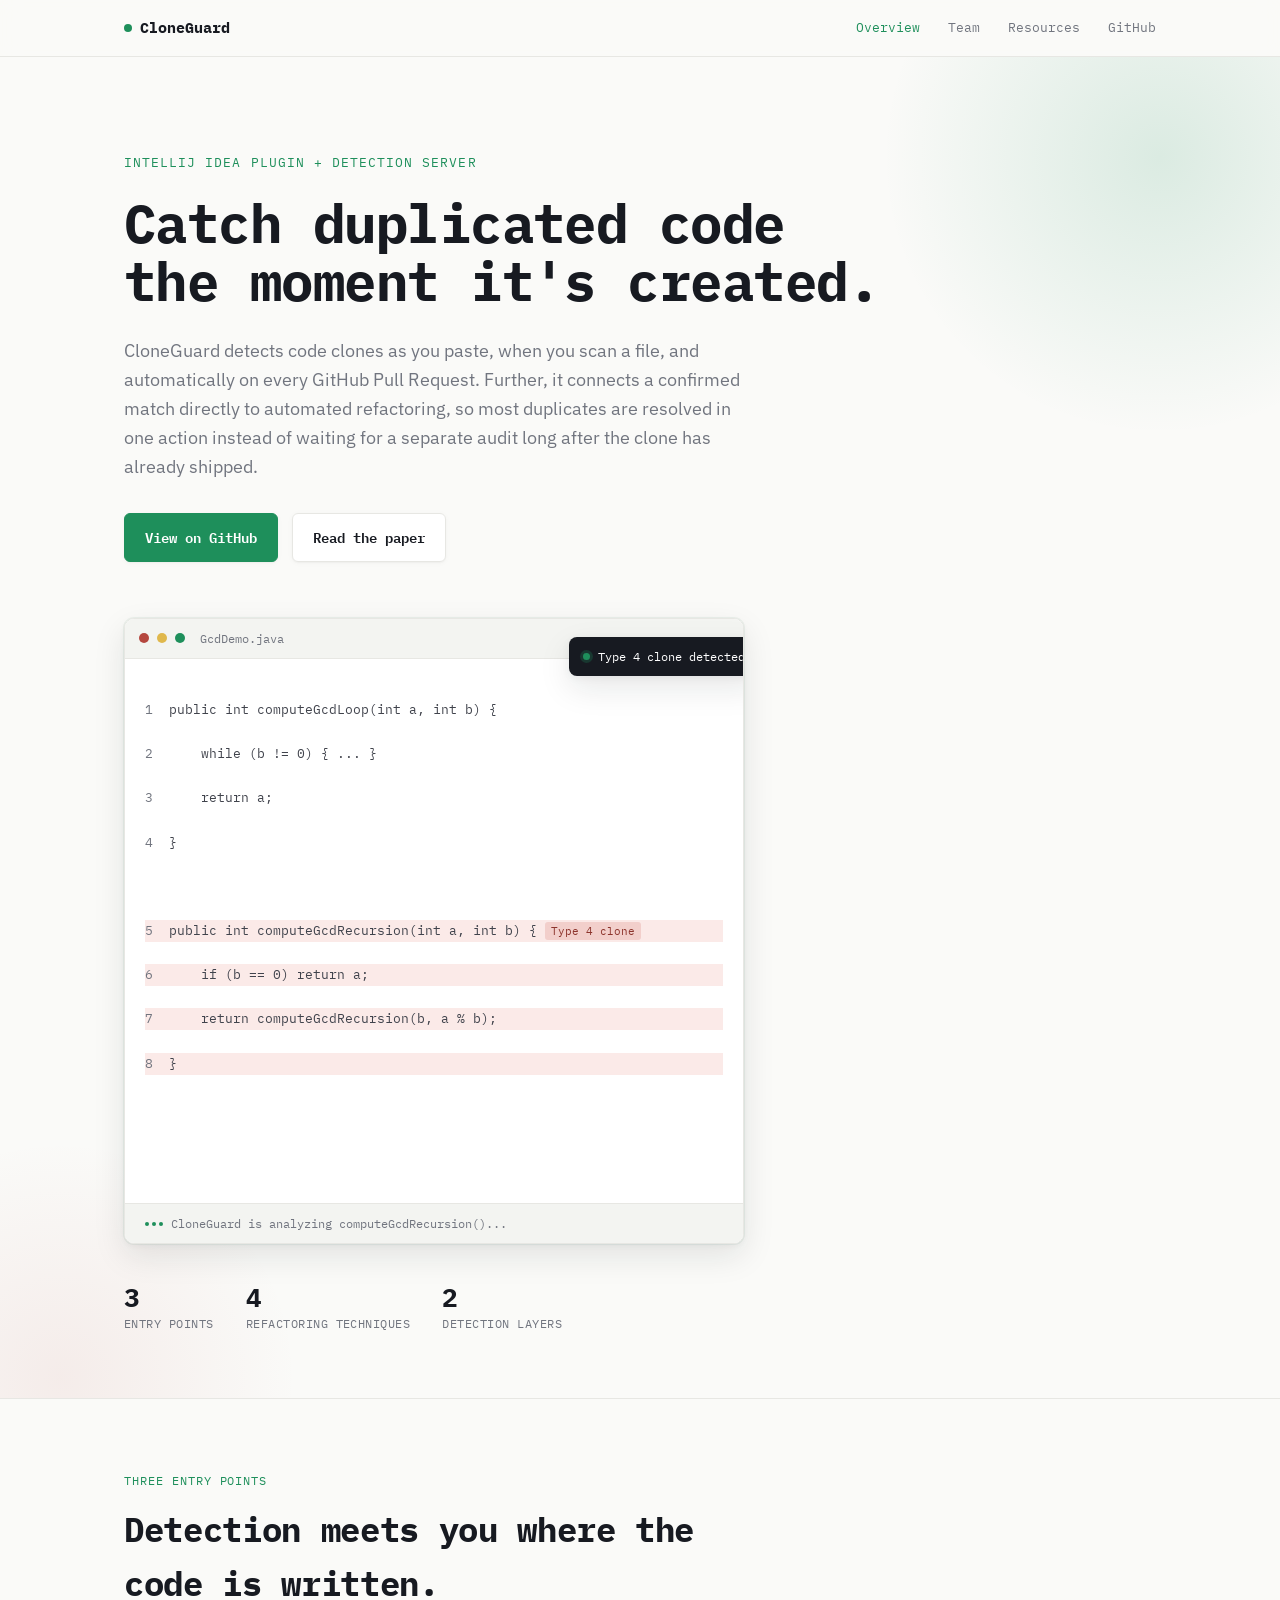
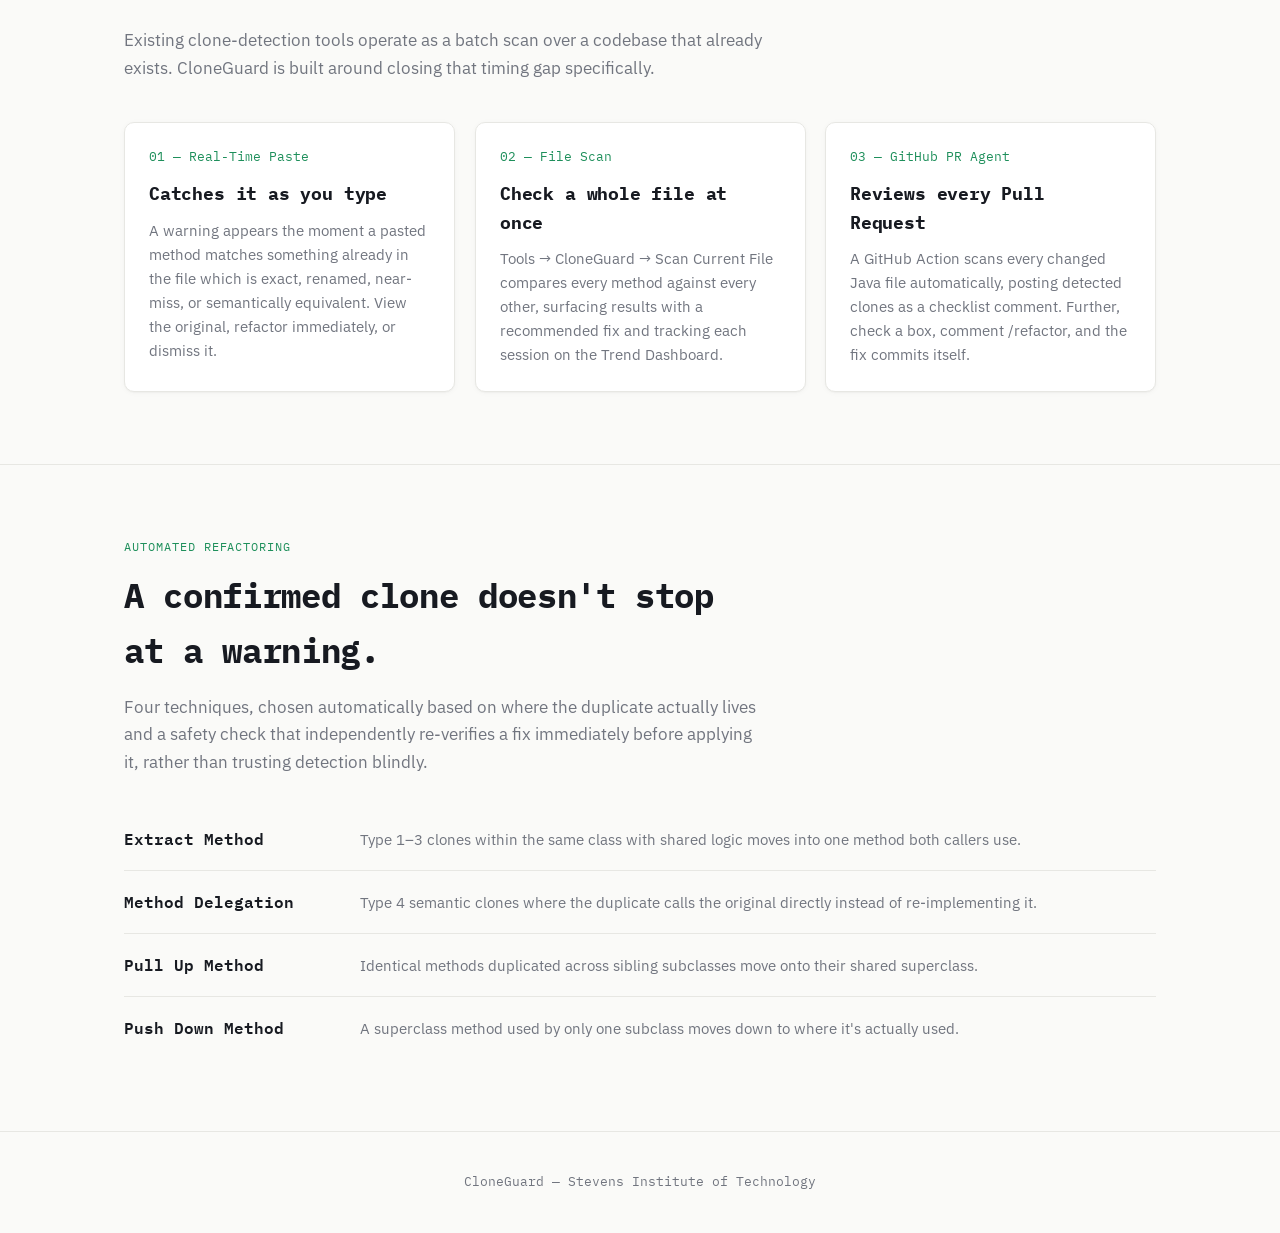
<file: docs/index.html>
<!DOCTYPE html>
<html lang="en">
<head>
<meta charset="UTF-8">
<meta name="viewport" content="width=device-width, initial-scale=1.0">
<title>CloneGuard — Catch duplication the moment it's created</title>
<meta name="description" content="CloneGuard detects code clones and fixes them automatically, as you paste, when you scan, and on every GitHub Pull Request.">
<link rel="stylesheet" href="styles.css">
</head>
<body>

<nav class="nav">
  <div class="nav-inner">
    <div class="nav-brand"><span class="dot"></span>CloneGuard</div>
    <ul class="nav-links">
      <li><a href="index.html" class="active">Overview</a></li>
      <li><a href="team.html">Team</a></li>
      <li><a href="resources.html">Resources</a></li>
      <li><a href="https://github.com/SE4AIResearch/clone-propagation">GitHub</a></li>
    </ul>
  </div>
</nav>

<header class="hero">
  <div class="wrap">
    <div class="hero-eyebrow">IntelliJ IDEA Plugin + Detection Server</div>
    <h1>Catch duplicated code<br>the moment it's created.</h1>
    <p class="hero-sub">
      CloneGuard detects code clones as you paste, when you scan a file, and
      automatically on every GitHub Pull Request. Further, it connects a
      confirmed match directly to automated refactoring, so most duplicates
      are resolved in one action instead of waiting for a separate audit
      long after the clone has already shipped.
    </p>
    <div class="hero-actions">
      <a href="https://github.com/SE4AIResearch/clone-propagation" class="btn btn-primary">View on GitHub</a>
      <a href="resources.html" class="btn btn-ghost">Read the paper</a>
    </div>

    <div class="diff-demo" id="diffDemo">
      <div class="detect-toast" id="detectToast">
        <span class="toast-dot"></span>
        Type 4 clone detected
      </div>
      <div class="diff-titlebar">
        <span class="tdot" style="background:#B5473F"></span>
        <span class="tdot" style="background:#E0B84C"></span>
        <span class="tdot" style="background:var(--signal)"></span>
        &nbsp;GcdDemo.java
      </div>
      <div class="diff-body">
<span class="line"><span class="ln-num">1</span>public int computeGcdLoop(int a, int b) {</span>
<span class="line"><span class="ln-num">2</span>    while (b != 0) { ... }</span>
<span class="line"><span class="ln-num">3</span>    return a;</span>
<span class="line"><span class="ln-num">4</span>}</span>
<span class="line"><span class="ln-num"> </span></span>
<span class="line line-dupe" id="dupeLine1"><span class="ln-num">5</span>public int computeGcdRecursion(int a, int b) {<span class="tag tag-dupe">Type 4 clone</span></span>
<span class="line line-dupe" id="dupeLine2"><span class="ln-num">6</span>    if (b == 0) return a;</span>
<span class="line line-dupe" id="dupeLine3"><span class="ln-num">7</span>    return computeGcdRecursion(b, a % b);</span>
<span class="line line-dupe" id="dupeLine4"><span class="ln-num">8</span>}</span>
<span class="line line-fix" id="fixLine"><span class="ln-num">5</span>public int computeGcdRecursion(int a, int b) {<span class="tag tag-fix">Resolved</span></span>
<span class="line line-fix" id="fixLine2"><span class="ln-num">6</span>    return computeGcdLoop(a, b);</span>
<span class="line line-fix" id="fixLine3"><span class="ln-num">7</span>}</span>
      </div>
      <div class="thinking-row" id="thinkingRow">
        <span class="thinking-dots"><span></span><span></span><span></span></span>
        CloneGuard is analyzing computeGcdRecursion()...
      </div>
    </div>

    <div class="stat-strip">
      <div class="stat"><div class="stat-num">3</div><div class="stat-label">Entry Points</div></div>
      <div class="stat"><div class="stat-num">4</div><div class="stat-label">Refactoring Techniques</div></div>
      <div class="stat"><div class="stat-num">2</div><div class="stat-label">Detection Layers</div></div>
    </div>
  </div>
</header>

<section id="scenarios">
  <div class="wrap">
    <div class="section-eyebrow reveal">Three entry points</div>
    <h2 class="section-title reveal">Detection meets you where the code is written.</h2>
    <p class="section-lead reveal">
      Existing clone-detection tools operate as a batch scan over a codebase
      that already exists. CloneGuard is built around closing that timing
      gap specifically.
    </p>

    <div class="grid-3">
      <div class="card reveal">
        <div class="card-num">01 — Real-Time Paste</div>
        <h3>Catches it as you type</h3>
        <p>A warning appears the moment a pasted method matches something
        already in the file which is exact, renamed, near-miss, or semantically
        equivalent. View the original, refactor immediately, or dismiss it.</p>
      </div>
      <div class="card reveal d1">
        <div class="card-num">02 — File Scan</div>
        <h3>Check a whole file at once</h3>
        <p>Tools → CloneGuard → Scan Current File compares every method
        against every other, surfacing results with a recommended fix and
        tracking each session on the Trend Dashboard.</p>
      </div>
      <div class="card reveal d2">
        <div class="card-num">03 — GitHub PR Agent</div>
        <h3>Reviews every Pull Request</h3>
        <p>A GitHub Action scans every changed Java file automatically,
        posting detected clones as a checklist comment. Further, check a box,
        comment /refactor, and the fix commits itself.</p>
      </div>
    </div>
  </div>
</section>

<section id="techniques">
  <div class="wrap">
    <div class="section-eyebrow reveal">Automated Refactoring</div>
    <h2 class="section-title reveal">A confirmed clone doesn't stop at a warning.</h2>
    <p class="section-lead reveal">
      Four techniques, chosen automatically based on where the duplicate
      actually lives and a safety check that independently re-verifies
      a fix immediately before applying it, rather than trusting detection
      blindly.
    </p>

    <div class="reveal" style="margin-top:32px">
      <div class="tech-row">
        <div class="tech-name">Extract Method</div>
        <div class="tech-desc">Type 1–3 clones within the same class with shared logic moves into one method both callers use.</div>
      </div>
      <div class="tech-row">
        <div class="tech-name">Method Delegation</div>
        <div class="tech-desc">Type 4 semantic clones where the duplicate calls the original directly instead of re-implementing it.</div>
      </div>
      <div class="tech-row">
        <div class="tech-name">Pull Up Method</div>
        <div class="tech-desc">Identical methods duplicated across sibling subclasses move onto their shared superclass.</div>
      </div>
      <div class="tech-row">
        <div class="tech-name">Push Down Method</div>
        <div class="tech-desc">A superclass method used by only one subclass moves down to where it's actually used.</div>
      </div>
    </div>
  </div>
</section>

<footer>
  <div class="wrap">
    CloneGuard — Stevens Institute of Technology
  </div>
</footer>

<script src="reveal.js"></script>
<script>
  // Sequenced to feel like a live agent actually working, not an
  // instant swap: toast appears, "thinking" indicator runs, then
  // the fix resolves -- mirroring the real order CloneGuard follows
  // (detect, then act) rather than showing everything at once.
  window.addEventListener('load', () => {
    setTimeout(() => {
      const toast = document.getElementById('detectToast');
      if (toast) toast.classList.add('shown');
    }, 600);

    setTimeout(() => {
      const thinking = document.getElementById('thinkingRow');
      if (thinking) thinking.classList.add('active');
    }, 1400);

    setTimeout(() => {
      ['dupeLine1','dupeLine2','dupeLine3','dupeLine4'].forEach(id => {
        const el = document.getElementById(id);
        if (el) el.classList.add('resolved');
      });
      ['fixLine','fixLine2','fixLine3'].forEach(id => {
        const el = document.getElementById(id);
        if (el) el.classList.add('shown');
      });
      const thinking = document.getElementById('thinkingRow');
      if (thinking) thinking.classList.remove('active');
      const toast = document.getElementById('detectToast');
      if (toast) toast.classList.remove('shown');
    }, 3200);
  });
</script>

</body>
</html>
</file>
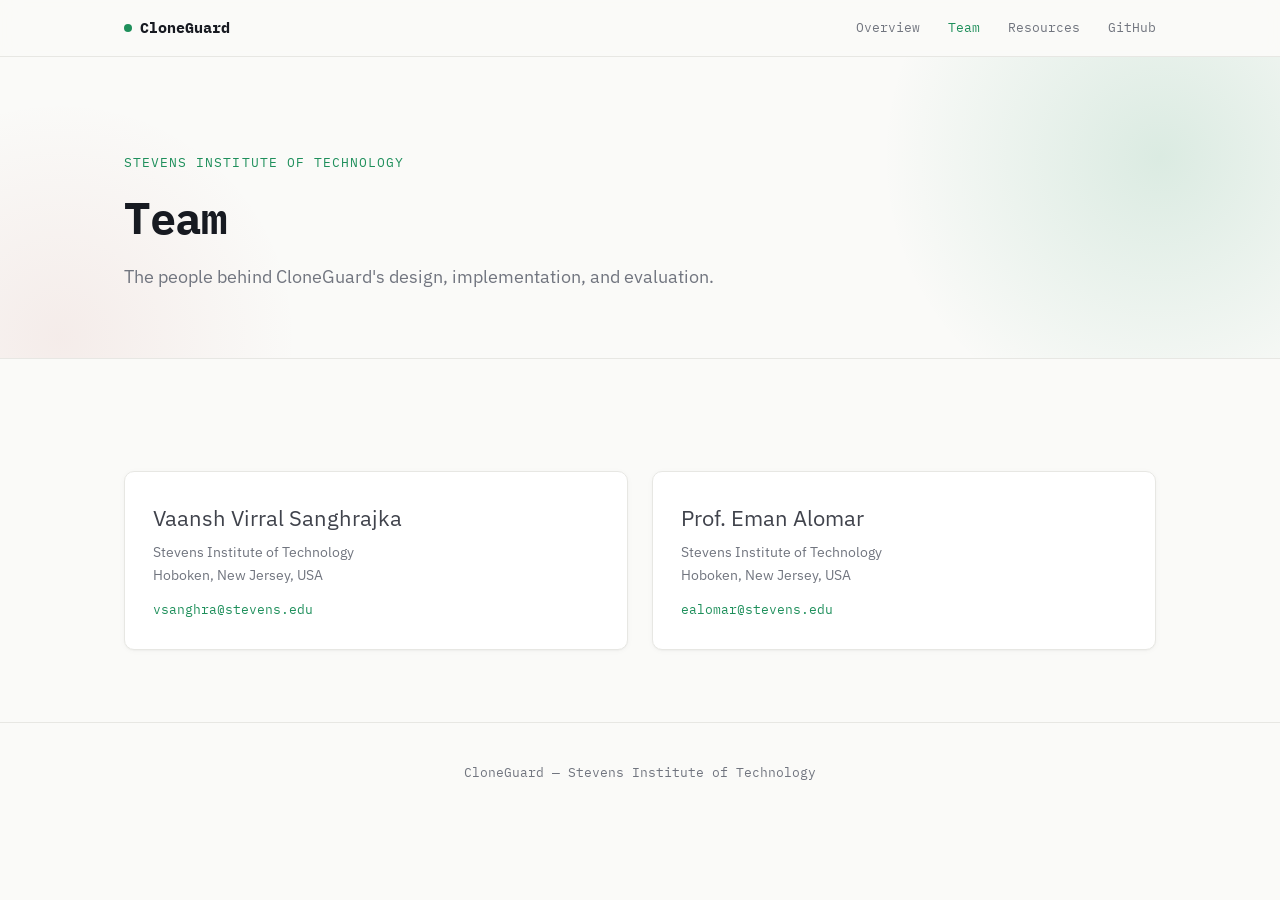
<file: docs/team.html>
<!DOCTYPE html>
<html lang="en">
<head>
<meta charset="UTF-8">
<meta name="viewport" content="width=device-width, initial-scale=1.0">
<title>Team — CloneGuard</title>
<link rel="stylesheet" href="styles.css">
</head>
<body>

<nav class="nav">
  <div class="nav-inner">
    <div class="nav-brand"><span class="dot"></span>CloneGuard</div>
    <ul class="nav-links">
      <li><a href="index.html">Overview</a></li>
      <li><a href="team.html" class="active">Team</a></li>
      <li><a href="resources.html">Resources</a></li>
      <li><a href="https://github.com/SE4AIResearch/clone-propagation">GitHub</a></li>
    </ul>
  </div>
</nav>

<header class="hero" style="padding-bottom:48px">
  <div class="wrap">
    <div class="hero-eyebrow">Stevens Institute of Technology</div>
    <h1 style="font-size:clamp(28px,4vw,44px)">Team</h1>
    <p class="hero-sub">The people behind CloneGuard's design, implementation, and evaluation.</p>
  </div>
</header>

<section>
  <div class="wrap">
    <div class="team-grid">
      <div class="team-card reveal">
        <div class="team-name">Vaansh Virral Sanghrajka</div>
        <div class="team-affil">Stevens Institute of Technology<br>Hoboken, New Jersey, USA</div>
        <div class="team-email"><a href="mailto:vsanghra@stevens.edu">vsanghra@stevens.edu</a></div>
      </div>

      <div class="team-card reveal d1">
        <div class="team-name">Prof. Eman Alomar</div>
        <div class="team-affil">Stevens Institute of Technology<br>Hoboken, New Jersey, USA</div>
        <div class="team-email"><a href="mailto:ealomar@stevens.edu">ealomar@stevens.edu</a></div>
      </div>
    </div>
  </div>
</section>

<footer>
  <div class="wrap">
    CloneGuard — Stevens Institute of Technology
  </div>
</footer>

<script src="reveal.js"></script>

</body>
</html>
</file>
<file: docs/styles.css>
/* ============================================================
   CloneGuard — shared stylesheet (light mode)
   Design: diff-editor identity, rebuilt bright. White page
   background, white cards lifted with soft shadow instead of
   borders, a single confident green accent, monospace
   headlines paired with a humanist sans body face. Scroll-
   triggered reveals throughout for a livelier feel.
   ============================================================ */

@import url('https://fonts.googleapis.com/css2?family=IBM+Plex+Mono:wght@400;500;600;700&family=IBM+Plex+Sans:wght@400;500;600;700&display=swap');

:root {
  --paper: #FAFAF8;
  --panel: #FFFFFF;
  --panel-hi: #F3F4F1;
  --ink: #171A21;
  --ink-soft: #40434C;
  --signal: #1E8F5B;
  --signal-light: #E4F4EC;
  --dupe: #B5473F;
  --dupe-light: #FBEAE8;
  --dim: #71757F;
  --line: #E7E7E3;

  --mono: 'IBM Plex Mono', ui-monospace, 'SF Mono', Consolas, monospace;
  --sans: 'IBM Plex Sans', -apple-system, BlinkMacSystemFont, sans-serif;

  --maxw: 1080px;
  --shadow-sm: 0 1px 2px rgba(23, 26, 33, 0.04), 0 1px 6px rgba(23, 26, 33, 0.03);
  --shadow-md: 0 4px 16px rgba(23, 26, 33, 0.06), 0 1px 4px rgba(23, 26, 33, 0.04);
  --shadow-lg: 0 12px 32px rgba(23, 26, 33, 0.10), 0 2px 8px rgba(23, 26, 33, 0.05);
}

* { box-sizing: border-box; }

html {
  scroll-behavior: smooth;
}

body {
  margin: 0;
  background: var(--paper);
  color: var(--ink-soft);
  font-family: var(--sans);
  font-size: 16px;
  line-height: 1.6;
  -webkit-font-smoothing: antialiased;
}

a {
  color: var(--signal);
  text-decoration: none;
}
a:hover, a:focus-visible {
  text-decoration: underline;
}
a:focus-visible, button:focus-visible {
  outline: 2px solid var(--signal);
  outline-offset: 3px;
}

h1, h2, h3 {
  font-family: var(--mono);
  font-weight: 700;
  letter-spacing: -0.01em;
  margin: 0 0 0.5em 0;
  color: var(--ink);
}

p { margin: 0 0 1em 0; }

.wrap {
  max-width: var(--maxw);
  margin: 0 auto;
  padding: 0 24px;
}

/* ---------- Scroll reveal ---------- */
.reveal {
  opacity: 0;
  transform: translateY(22px);
  transition: opacity 0.7s cubic-bezier(0.2, 0.65, 0.3, 0.95),
              transform 0.7s cubic-bezier(0.2, 0.65, 0.3, 0.95);
}
.reveal.in {
  opacity: 1;
  transform: translateY(0);
}
.reveal.d1 { transition-delay: 0.08s; }
.reveal.d2 { transition-delay: 0.16s; }
.reveal.d3 { transition-delay: 0.24s; }
.reveal.d4 { transition-delay: 0.32s; }

/* ---------- Nav ---------- */
.nav {
  position: sticky;
  top: 0;
  z-index: 50;
  background: rgba(250, 250, 248, 0.88);
  backdrop-filter: blur(10px);
  border-bottom: 1px solid var(--line);
}
.nav-inner {
  max-width: var(--maxw);
  margin: 0 auto;
  padding: 16px 24px;
  display: flex;
  align-items: center;
  justify-content: space-between;
}
.nav-brand {
  font-family: var(--mono);
  font-weight: 700;
  font-size: 15px;
  color: var(--ink);
  display: flex;
  align-items: center;
  gap: 8px;
}
.nav-brand .dot {
  width: 8px;
  height: 8px;
  border-radius: 50%;
  background: var(--signal);
  display: inline-block;
}
.nav-links {
  display: flex;
  gap: 28px;
  list-style: none;
  margin: 0;
  padding: 0;
  font-family: var(--mono);
  font-size: 13px;
}
.nav-links a {
  color: var(--dim);
}
.nav-links a.active,
.nav-links a:hover {
  color: var(--signal);
}

/* ---------- Hero ---------- */
.hero {
  padding: 96px 0 64px;
  border-bottom: 1px solid var(--line);
}
.hero-eyebrow {
  font-family: var(--mono);
  font-size: 13px;
  color: var(--signal);
  letter-spacing: 0.08em;
  text-transform: uppercase;
  margin-bottom: 20px;
}
.hero h1 {
  font-size: clamp(32px, 5vw, 54px);
  line-height: 1.08;
  max-width: 780px;
}
.hero-sub {
  font-size: 18px;
  color: var(--dim);
  max-width: 620px;
  margin-top: 20px;
}
.hero-actions {
  margin-top: 32px;
  display: flex;
  gap: 14px;
  flex-wrap: wrap;
}

.btn {
  font-family: var(--mono);
  font-size: 14px;
  font-weight: 600;
  padding: 12px 20px;
  border-radius: 6px;
  border: 1px solid var(--line);
  cursor: pointer;
  display: inline-block;
  transition: transform 0.2s ease, box-shadow 0.2s ease;
}
.btn-primary {
  background: var(--signal);
  color: #fff;
  border-color: var(--signal);
  box-shadow: var(--shadow-sm);
}
.btn-primary:hover {
  transform: translateY(-1px);
  box-shadow: var(--shadow-md);
  text-decoration: none;
}
.btn-ghost {
  background: var(--panel);
  color: var(--ink);
  box-shadow: var(--shadow-sm);
}
.btn-ghost:hover {
  border-color: var(--signal);
  color: var(--signal);
  text-decoration: none;
  transform: translateY(-1px);
}

/* ---------- Diff signature element ---------- */
.diff-demo {
  margin-top: 56px;
  border: 1px solid var(--line);
  border-radius: 10px;
  overflow: hidden;
  background: var(--panel);
  max-width: 620px;
  box-shadow: var(--shadow-lg);
}
.diff-titlebar {
  display: flex;
  align-items: center;
  gap: 8px;
  padding: 10px 14px;
  background: var(--panel-hi);
  border-bottom: 1px solid var(--line);
  font-family: var(--mono);
  font-size: 12px;
  color: var(--dim);
}
.diff-titlebar .tdot { width: 10px; height: 10px; border-radius: 50%; }
.diff-body {
  font-family: var(--mono);
  font-size: 13px;
  line-height: 1.7;
  padding: 18px 20px;
  white-space: pre;
  overflow-x: auto;
  color: var(--ink-soft);
}
.line { display: block; }
.ln-num { color: var(--dim); display: inline-block; width: 24px; user-select: none; }
.line-dupe {
  background: var(--dupe-light);
  transition: opacity 1.2s ease, height 1.2s ease;
}
.line-dupe.resolved {
  opacity: 0;
  height: 0;
  overflow: hidden;
  display: block;
}
.line-fix {
  background: var(--signal-light);
  opacity: 0;
  height: 0;
  overflow: hidden;
  transition: opacity 1s ease 0.3s;
}
.line-fix.shown {
  opacity: 1;
  height: auto;
}
.tag {
  font-family: var(--mono);
  font-size: 11px;
  padding: 2px 6px;
  border-radius: 3px;
  margin-left: 8px;
}
.tag-dupe { background: #F2CFCB; color: #8C332B; }
.tag-fix { background: #C7E9D6; color: var(--signal); }

/* ---------- Sections ---------- */
section {
  padding: 72px 0;
  border-bottom: 1px solid var(--line);
}
.section-eyebrow {
  font-family: var(--mono);
  font-size: 12px;
  color: var(--signal);
  text-transform: uppercase;
  letter-spacing: 0.08em;
  margin-bottom: 12px;
}
.section-title {
  font-size: clamp(24px, 3vw, 34px);
  max-width: 640px;
}
.section-lead {
  color: var(--dim);
  font-size: 17px;
  max-width: 640px;
  margin-top: 12px;
}

/* ---------- Scenario cards ---------- */
.grid-3 {
  display: grid;
  grid-template-columns: repeat(3, 1fr);
  gap: 20px;
  margin-top: 40px;
}
@media (max-width: 860px) {
  .grid-3 { grid-template-columns: 1fr; }
}
.card {
  background: var(--panel);
  border: 1px solid var(--line);
  border-radius: 10px;
  padding: 24px;
  box-shadow: var(--shadow-sm);
  transition: transform 0.3s ease, box-shadow 0.3s ease;
}
.card:hover {
  transform: translateY(-3px);
  box-shadow: var(--shadow-md);
}
.card-num {
  font-family: var(--mono);
  font-size: 13px;
  color: var(--signal);
  margin-bottom: 12px;
}
.card h3 {
  font-size: 18px;
  margin-bottom: 10px;
}
.card p {
  color: var(--dim);
  font-size: 15px;
  margin: 0;
}

/* ---------- Technique list ---------- */
.tech-row {
  display: flex;
  align-items: baseline;
  gap: 16px;
  padding: 18px 0;
  border-bottom: 1px solid var(--line);
}
.tech-row:last-child { border-bottom: none; }
.tech-name {
  font-family: var(--mono);
  font-weight: 600;
  color: var(--ink);
  min-width: 220px;
  flex-shrink: 0;
}
.tech-desc { color: var(--dim); font-size: 15px; }

/* ---------- Team ---------- */
.team-grid {
  display: grid;
  grid-template-columns: repeat(2, 1fr);
  gap: 24px;
  margin-top: 40px;
}
@media (max-width: 720px) {
  .team-grid { grid-template-columns: 1fr; }
}
.team-card {
  background: var(--panel);
  border: 1px solid var(--line);
  border-radius: 10px;
  padding: 28px;
  box-shadow: var(--shadow-sm);
  transition: transform 0.3s ease, box-shadow 0.3s ease;
}
.team-card:hover {
  transform: translateY(-3px);
  box-shadow: var(--shadow-md);
}
.team-role {
  font-family: var(--mono);
  font-size: 12px;
  color: var(--signal);
  text-transform: uppercase;
  letter-spacing: 0.06em;
  margin-bottom: 8px;
}
.team-name {
  font-size: 22px;
  margin-bottom: 6px;
}
.team-affil {
  color: var(--dim);
  font-size: 14px;
  margin-bottom: 14px;
}
.team-email {
  font-family: var(--mono);
  font-size: 13px;
}

/* ---------- Resource list ---------- */
.resource-row {
  display: flex;
  align-items: center;
  justify-content: space-between;
  padding: 20px 0;
  border-bottom: 1px solid var(--line);
  gap: 20px;
}
.resource-row:last-child { border-bottom: none; }
.resource-info h3 {
  font-size: 16px;
  margin-bottom: 4px;
}
.resource-info p {
  color: var(--dim);
  font-size: 14px;
  margin: 0;
}
.resource-status {
  font-family: var(--mono);
  font-size: 11px;
  padding: 4px 10px;
  border-radius: 999px;
  white-space: nowrap;
  flex-shrink: 0;
}
.status-ready { background: var(--signal-light); color: var(--signal); }
.status-pending { background: var(--dupe-light); color: #8C332B; }

/* ---------- Media placeholders ---------- */
.media-placeholder {
  background: var(--panel);
  border: 1px dashed var(--line);
  border-radius: 10px;
  padding: 48px 24px;
  text-align: center;
  margin-top: 20px;
}
.media-placeholder .icon {
  font-family: var(--mono);
  font-size: 32px;
  color: var(--dim);
  margin-bottom: 12px;
}
.media-placeholder p {
  color: var(--dim);
  font-size: 14px;
  margin: 0;
}
.screenshot-grid {
  display: grid;
  grid-template-columns: repeat(2, 1fr);
  gap: 16px;
  margin-top: 20px;
}
@media (max-width: 720px) {
  .screenshot-grid { grid-template-columns: 1fr; }
}
.screenshot-grid img {
  transition: transform 0.4s ease, box-shadow 0.4s ease;
  box-shadow: var(--shadow-sm);
}
.screenshot-grid img:hover {
  transform: scale(1.015);
  box-shadow: var(--shadow-lg);
}

/* ---------- Footer ---------- */
footer {
  padding: 40px 0;
  text-align: center;
  color: var(--dim);
  font-family: var(--mono);
  font-size: 13px;
}

/* ---------- Reduced motion ---------- */
@media (prefers-reduced-motion: reduce) {
  * { transition: none !important; animation: none !important; }
  .reveal { opacity: 1 !important; transform: none !important; }
}

/* ============================================================
   Live-product-demo upgrade: gradient glow, AI "thinking"
   indicator, animated toast notification — the techniques that
   make a mockup feel alive, applied to CloneGuard's own diff
   demo rather than a generic template.
   ============================================================ */

.hero {
  position: relative;
  overflow: hidden;
}
.hero::before {
  content: "";
  position: absolute;
  top: -180px;
  right: -160px;
  width: 560px;
  height: 560px;
  background: radial-gradient(circle, rgba(30, 143, 91, 0.14) 0%, rgba(30, 143, 91, 0) 70%);
  pointer-events: none;
  z-index: 0;
}
.hero::after {
  content: "";
  position: absolute;
  bottom: -220px;
  left: -180px;
  width: 480px;
  height: 480px;
  background: radial-gradient(circle, rgba(181, 71, 63, 0.08) 0%, rgba(181, 71, 63, 0) 70%);
  pointer-events: none;
  z-index: 0;
}
.hero .wrap { position: relative; z-index: 1; }

.diff-demo {
  position: relative;
  box-shadow: var(--shadow-lg), 0 0 0 1px rgba(30, 143, 91, 0.06);
}

.thinking-row {
  display: flex;
  align-items: center;
  gap: 8px;
  padding: 10px 20px;
  font-family: var(--mono);
  font-size: 12px;
  color: var(--dim);
  border-top: 1px solid var(--line);
  background: var(--panel-hi);
  opacity: 0;
  height: 0;
  overflow: hidden;
  transition: opacity 0.4s ease;
}
.thinking-row.active {
  opacity: 1;
  height: auto;
  padding: 10px 20px;
}
.thinking-dots { display: inline-flex; gap: 3px; }
.thinking-dots span {
  width: 4px;
  height: 4px;
  border-radius: 50%;
  background: var(--signal);
  animation: thinkPulse 1.2s ease-in-out infinite;
}
.thinking-dots span:nth-child(2) { animation-delay: 0.15s; }
.thinking-dots span:nth-child(3) { animation-delay: 0.3s; }
@keyframes thinkPulse {
  0%, 60%, 100% { opacity: 0.25; transform: scale(0.8); }
  30% { opacity: 1; transform: scale(1.15); }
}

.detect-toast {
  position: absolute;
  top: 18px;
  right: -18px;
  background: var(--ink);
  color: #fff;
  padding: 10px 16px 10px 14px;
  border-radius: 8px;
  font-family: var(--mono);
  font-size: 12px;
  display: flex;
  align-items: center;
  gap: 8px;
  box-shadow: var(--shadow-lg);
  opacity: 0;
  transform: translateX(16px) scale(0.96);
  transition: opacity 0.5s cubic-bezier(0.2, 0.8, 0.3, 1), transform 0.5s cubic-bezier(0.2, 0.8, 0.3, 1);
  z-index: 3;
}
.detect-toast.shown {
  opacity: 1;
  transform: translateX(0) scale(1);
}
.detect-toast .toast-dot {
  width: 7px;
  height: 7px;
  border-radius: 50%;
  background: var(--signal);
  box-shadow: 0 0 0 3px rgba(30, 143, 91, 0.25);
  flex-shrink: 0;
}
@media (max-width: 700px) {
  .detect-toast { right: 0; top: -14px; }
}

.stat-strip {
  display: flex;
  gap: 32px;
  margin-top: 40px;
  flex-wrap: wrap;
}
.stat-strip .stat {
  font-family: var(--mono);
}
.stat-strip .stat-num {
  font-size: 26px;
  font-weight: 700;
  color: var(--ink);
  line-height: 1;
}
.stat-strip .stat-label {
  font-size: 12px;
  color: var(--dim);
  margin-top: 4px;
  text-transform: uppercase;
  letter-spacing: 0.04em;
}

/* ============================================================
   Liveliness pass 2: cursor-tracked glow, staggered hero
   entrance on load, 3D-tilt card hover, button fill-sweep,
   smoother scroll reveals with blur-to-focus.
   ============================================================ */

.cursor-glow {
  position: fixed;
  top: 0;
  left: 0;
  width: 500px;
  height: 500px;
  border-radius: 50%;
  background: radial-gradient(circle, rgba(30, 143, 91, 0.08) 0%, rgba(30, 143, 91, 0) 70%);
  pointer-events: none;
  transform: translate(-50%, -50%);
  z-index: 0;
  transition: opacity 0.3s ease;
  opacity: 0;
}
.cursor-glow.active { opacity: 1; }
@media (max-width: 860px) {
  .cursor-glow { display: none; }
}

/* Hero entrance sequence on load */
.hero-eyebrow, .hero h1, .hero-sub, .hero-actions, .diff-demo, .stat-strip {
  opacity: 0;
  transform: translateY(18px);
}
.enter-ready .hero-eyebrow {
  animation: enterUp 0.7s cubic-bezier(0.2, 0.75, 0.3, 1) 0.05s forwards;
}
.enter-ready .hero h1 {
  animation: enterUp 0.8s cubic-bezier(0.2, 0.75, 0.3, 1) 0.15s forwards;
}
.enter-ready .hero-sub {
  animation: enterUp 0.8s cubic-bezier(0.2, 0.75, 0.3, 1) 0.28s forwards;
}
.enter-ready .hero-actions {
  animation: enterUp 0.8s cubic-bezier(0.2, 0.75, 0.3, 1) 0.4s forwards;
}
.enter-ready .diff-demo {
  animation: enterUp 0.9s cubic-bezier(0.2, 0.75, 0.3, 1) 0.52s forwards;
}
.enter-ready .stat-strip {
  animation: enterUp 0.8s cubic-bezier(0.2, 0.75, 0.3, 1) 0.68s forwards;
}
@keyframes enterUp {
  to { opacity: 1; transform: translateY(0); }
}

/* Blur-to-focus scroll reveal, replacing the flatter fade-up */
.reveal {
  filter: blur(4px);
  transition: opacity 0.7s cubic-bezier(0.2, 0.65, 0.3, 0.95),
              transform 0.7s cubic-bezier(0.2, 0.65, 0.3, 0.95),
              filter 0.7s cubic-bezier(0.2, 0.65, 0.3, 0.95);
}
.reveal.in {
  filter: blur(0);
}

/* 3D-tilt card hover */
.card, .team-card {
  transform-style: preserve-3d;
  perspective: 800px;
  will-change: transform;
}

/* Button fill-sweep */
.btn {
  position: relative;
  overflow: hidden;
  z-index: 0;
}
.btn::before {
  content: "";
  position: absolute;
  inset: 0;
  background: rgba(255, 255, 255, 0.18);
  transform: translateX(-100%);
  transition: transform 0.4s ease;
  z-index: -1;
}
.btn:hover::before {
  transform: translateX(0);
}

@media (prefers-reduced-motion: reduce) {
  .hero-eyebrow, .hero h1, .hero-sub, .hero-actions, .diff-demo, .stat-strip {
    opacity: 1 !important;
    transform: none !important;
    animation: none !important;
  }
  .cursor-glow { display: none; }
}
</file>
